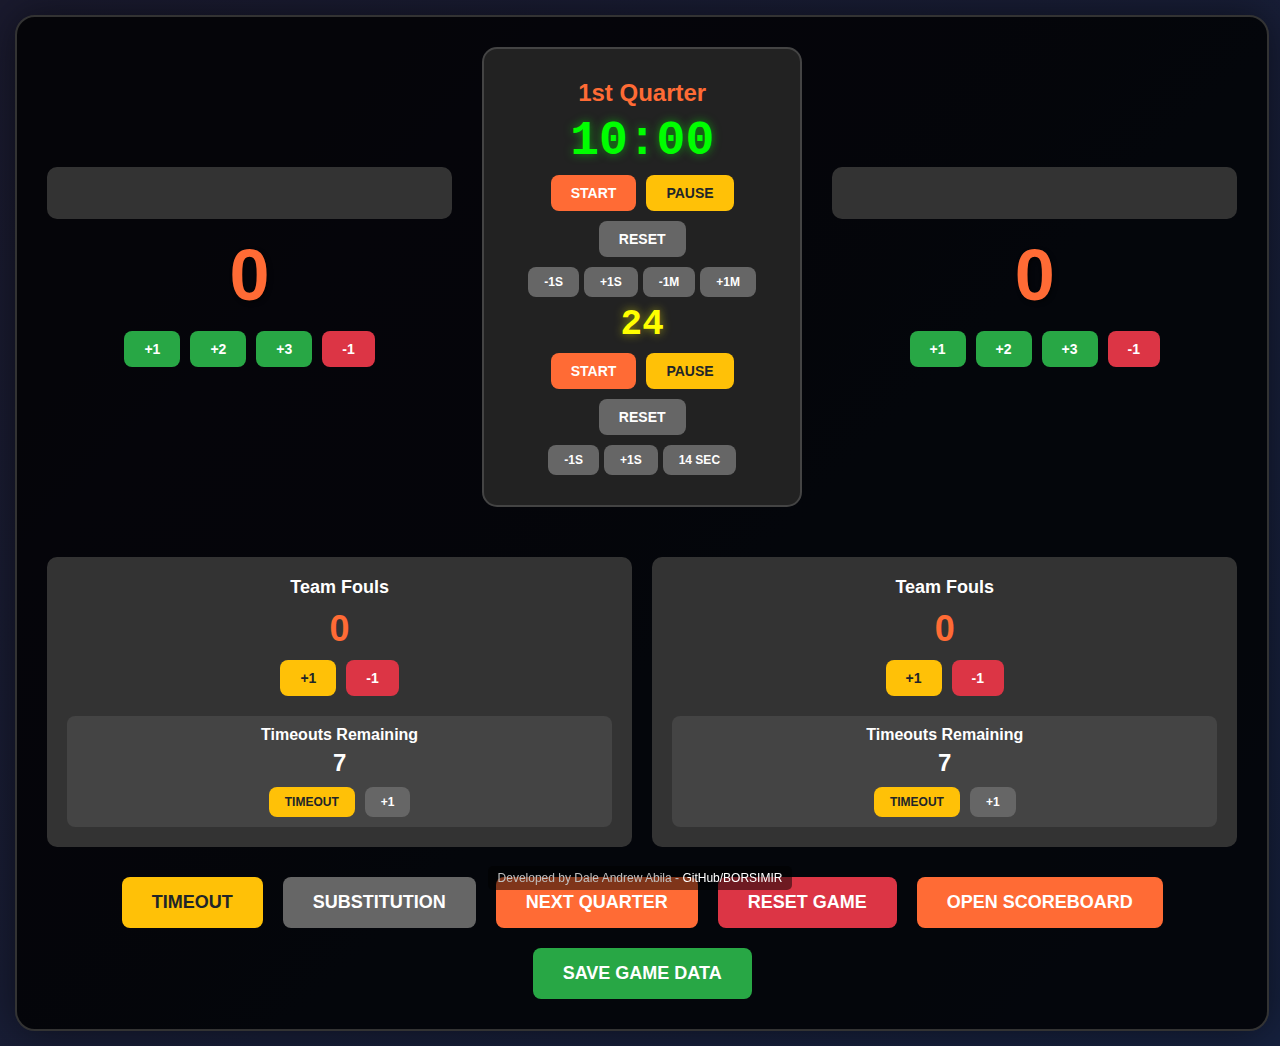
<file: index.html>
<!DOCTYPE html>
<html lang="en">
<head>
    <meta charset="UTF-8">
    <meta name="viewport" content="width=device-width, initial-scale=1.0">
    <title>Basketball Scoreboard Control Panel</title>
    <link rel="stylesheet" href="./public/style.css">
    <link rel="stylesheet" href="./public/sweetalert2.min.css">
    <script src="./public/sweetalert2.min.js"></script>
</head>
<body class="scoreboard-control-panel">
    <div class="scoreboard">
        <div class="main-display">  
            <!-- Home Team -->
            <div class="team-section">
                <div class="team-name" onclick="editTeamName('home')">
                    <input type="text" id="home-name" value="" onchange="updateTeamNames()">
                </div>
                <div class="score" id="home-score">0</div>
                <div class="score-controls">
                    <button class="btn btn-success" onclick="adjustScore('home', 1)">+1</button>
                    <button class="btn btn-success" onclick="adjustScore('home', 2)">+2</button>
                    <button class="btn btn-success" onclick="adjustScore('home', 3)">+3</button>
                    <button class="btn btn-danger" onclick="adjustScore('home', -1)">-1</button>
                </div>
            </div>

            <!-- Clock Section -->
            <div class="clock-section">
                <div class="quarter-display" id="quarter">1st Quarter</div>
                <div class="game-clock" id="game-clock">10:00</div>
                <div class="clock-controls">
                    <button class="btn btn-primary" onclick="startGameClock()">Start</button>
                    <button class="btn btn-warning" onclick="pauseGameClock()">Pause</button>
                    <button class="btn btn-secondary" onclick="resetGameClock()">Reset</button>
                </div>
                <div class="time-adjustments">
                    <button class="btn btn-small btn-secondary" onclick="adjustGameTime(-1)">-1s</button>
                    <button class="btn btn-small btn-secondary" onclick="adjustGameTime(1)">+1s</button>
                    <button class="btn btn-small btn-secondary" onclick="adjustGameTime(-60)">-1m</button>
                    <button class="btn btn-small btn-secondary" onclick="adjustGameTime(60)">+1m</button>
                </div>
                
                <div class="shot-clock" id="shot-clock">24</div>
                <div class="clock-controls">
                    <button class="btn btn-primary" onclick="startShotClock()">Start</button>
                    <button class="btn btn-warning" onclick="pauseShotClock()">Pause</button>
                    <button class="btn btn-secondary" onclick="resetShotClock()">Reset</button>
                </div>
                <div class="time-adjustments">
                    <button class="btn btn-small btn-secondary" onclick="adjustShotTime(-1)">-1s</button>
                    <button class="btn btn-small btn-secondary" onclick="adjustShotTime(1)">+1s</button>
                    <button class="btn btn-small btn-secondary" onclick="setShotClock14()">14 Sec</button>
                </div>
            </div>

            <!-- Away Team -->
            <div class="team-section">
                <div class="team-name" onclick="editTeamName('away')">
                    <input type="text" id="away-name" value="" onchange="updateTeamNames()">
                </div>
                <div class="score" id="away-score">0</div>
                <div class="score-controls">
                    <button class="btn btn-success" onclick="adjustScore('away', 1)">+1</button>
                    <button class="btn btn-success" onclick="adjustScore('away', 2)">+2</button>
                    <button class="btn btn-success" onclick="adjustScore('away', 3)">+3</button>
                    <button class="btn btn-danger" onclick="adjustScore('away', -1)">-1</button>
                </div>
            </div>
        </div>

        <!-- Fouls Section -->
        <div class="fouls-section">
            <div class="foul-counter">
                <h3 id="home-foul-label">Home Team Fouls</h3>
                <div class="foul-count" id="home-fouls">0</div>
                <div class="score-controls">
                    <button class="btn btn-warning" onclick="adjustFouls('home', 1)">+1</button>
                    <button class="btn btn-danger" onclick="adjustFouls('home', -1)">-1</button>
                </div>
                <div class="timeout-counter">
                    <h4>Timeouts Remaining</h4>
                    <div class="timeout-count" id="home-timeouts">7</div>
                    <div class="timeout-buttons">
                        <button class="btn btn-warning btn-small" onclick="adjustTimeout('home', -1)">Timeout</button>
                        <button class="btn btn-secondary btn-small" onclick="adjustTimeout('home', 1)">+1</button>
                    </div>
                </div>
            </div>
            <div class="foul-counter">
                <h3 id="away-foul-label">Away Team Fouls</h3>
                <div class="foul-count" id="away-fouls">0</div>
                <div class="score-controls">
                    <button class="btn btn-warning" onclick="adjustFouls('away', 1)">+1</button>
                    <button class="btn btn-danger" onclick="adjustFouls('away', -1)">-1</button>
                </div>
                <div class="timeout-counter">
                    <h4>Timeouts Remaining</h4>
                    <div class="timeout-count" id="away-timeouts">7</div>
                    <div class="timeout-buttons">
                        <button class="btn btn-warning btn-small" onclick="adjustTimeout('away', -1)">Timeout</button>
                        <button class="btn btn-secondary btn-small" onclick="adjustTimeout('away', 1)">+1</button>
                    </div>
                </div>
            </div>
        </div>

        <!-- Game Controls -->
        <div class="game-controls">
            <button class="btn btn-large btn-warning" onclick="timeout()">Timeout</button>
            <button class="btn btn-large btn-secondary" onclick="substitution()">Substitution</button>
            <button class="btn btn-large btn-primary" onclick="nextQuarter()">Next Quarter</button>
            <button class="btn btn-large btn-danger" onclick="resetGame()">Reset Game</button>
            <button class="btn btn-large btn-primary" onclick="openScoreboard()">Open Scoreboard</button>
            <button class="btn btn-large btn-success" onclick="saveGameData()">Save Game Data</button>
        </div>
    </div>

    <audio id="buzzerSound" src="./public/basketball_buzzer_improved.mp3" preload="auto"></audio>
    <audio id="substitutionSound" src="./public/basketball_substitution_buzzer.mp3" preload="auto"></audio>

    <script src="./public/script.js"></script>
    <script>
        // Display updates for control panel
        function updateDisplay() {
            document.getElementById('home-score').textContent = gameState.homeScore;
            document.getElementById('away-score').textContent = gameState.awayScore;
            document.getElementById('home-fouls').textContent = gameState.homeFouls;
            document.getElementById('away-fouls').textContent = gameState.awayFouls;
            document.getElementById('home-timeouts').textContent = gameState.homeTimeouts;
            document.getElementById('away-timeouts').textContent = gameState.awayTimeouts;
            
            // Update quarter display
            const quarters = ['1st', '2nd', '3rd', '4th'];
            document.getElementById('quarter').textContent = `${quarters[gameState.quarter - 1]} Quarter`;
            
            // Update clock colors based on time
            const gameClock = document.getElementById('game-clock');
            const shotClock = document.getElementById('shot-clock');
            
            // Game clock display with milliseconds for last 10 seconds
            const showGameMilliseconds = gameState.gameTime <= 10;
            gameClock.textContent = formatTime(gameState.gameTime, showGameMilliseconds);
            
            // Shot clock display with milliseconds for last 5 seconds
            const showShotMilliseconds = gameState.shotTime <= 5;
            shotClock.textContent = formatShotClock(gameState.shotTime, showShotMilliseconds);
            
            // Game clock warnings
            if (gameState.gameTime <= 60) {
                gameClock.className = 'game-clock danger';
            } else if (gameState.gameTime <= 120) {
                gameClock.className = 'game-clock warning';
            } else {
                gameClock.className = 'game-clock';
            }
            
            // Shot clock warnings
            if (gameState.shotTime <= 5) {
                shotClock.className = 'shot-clock danger';
            } else if (gameState.shotTime <= 10) {
                shotClock.className = 'shot-clock warning';
            } else {
                shotClock.className = 'shot-clock';
            }
            
            // Update team names in foul counters
            document.getElementById('home-foul-label').textContent = `${gameState.homeName} Team Fouls`;
            document.getElementById('away-foul-label').textContent = `${gameState.awayName} Team Fouls`;
        }

        // Open scoreboard in new window
        function openScoreboard() {
            window.open('./public/scoreboard.html', 'scoreboard', 'width=1200,height=800,menubar=no,toolbar=no');
        }

        // Initialize
        updateDisplay();
    </script>
</body>
</html>
</file>
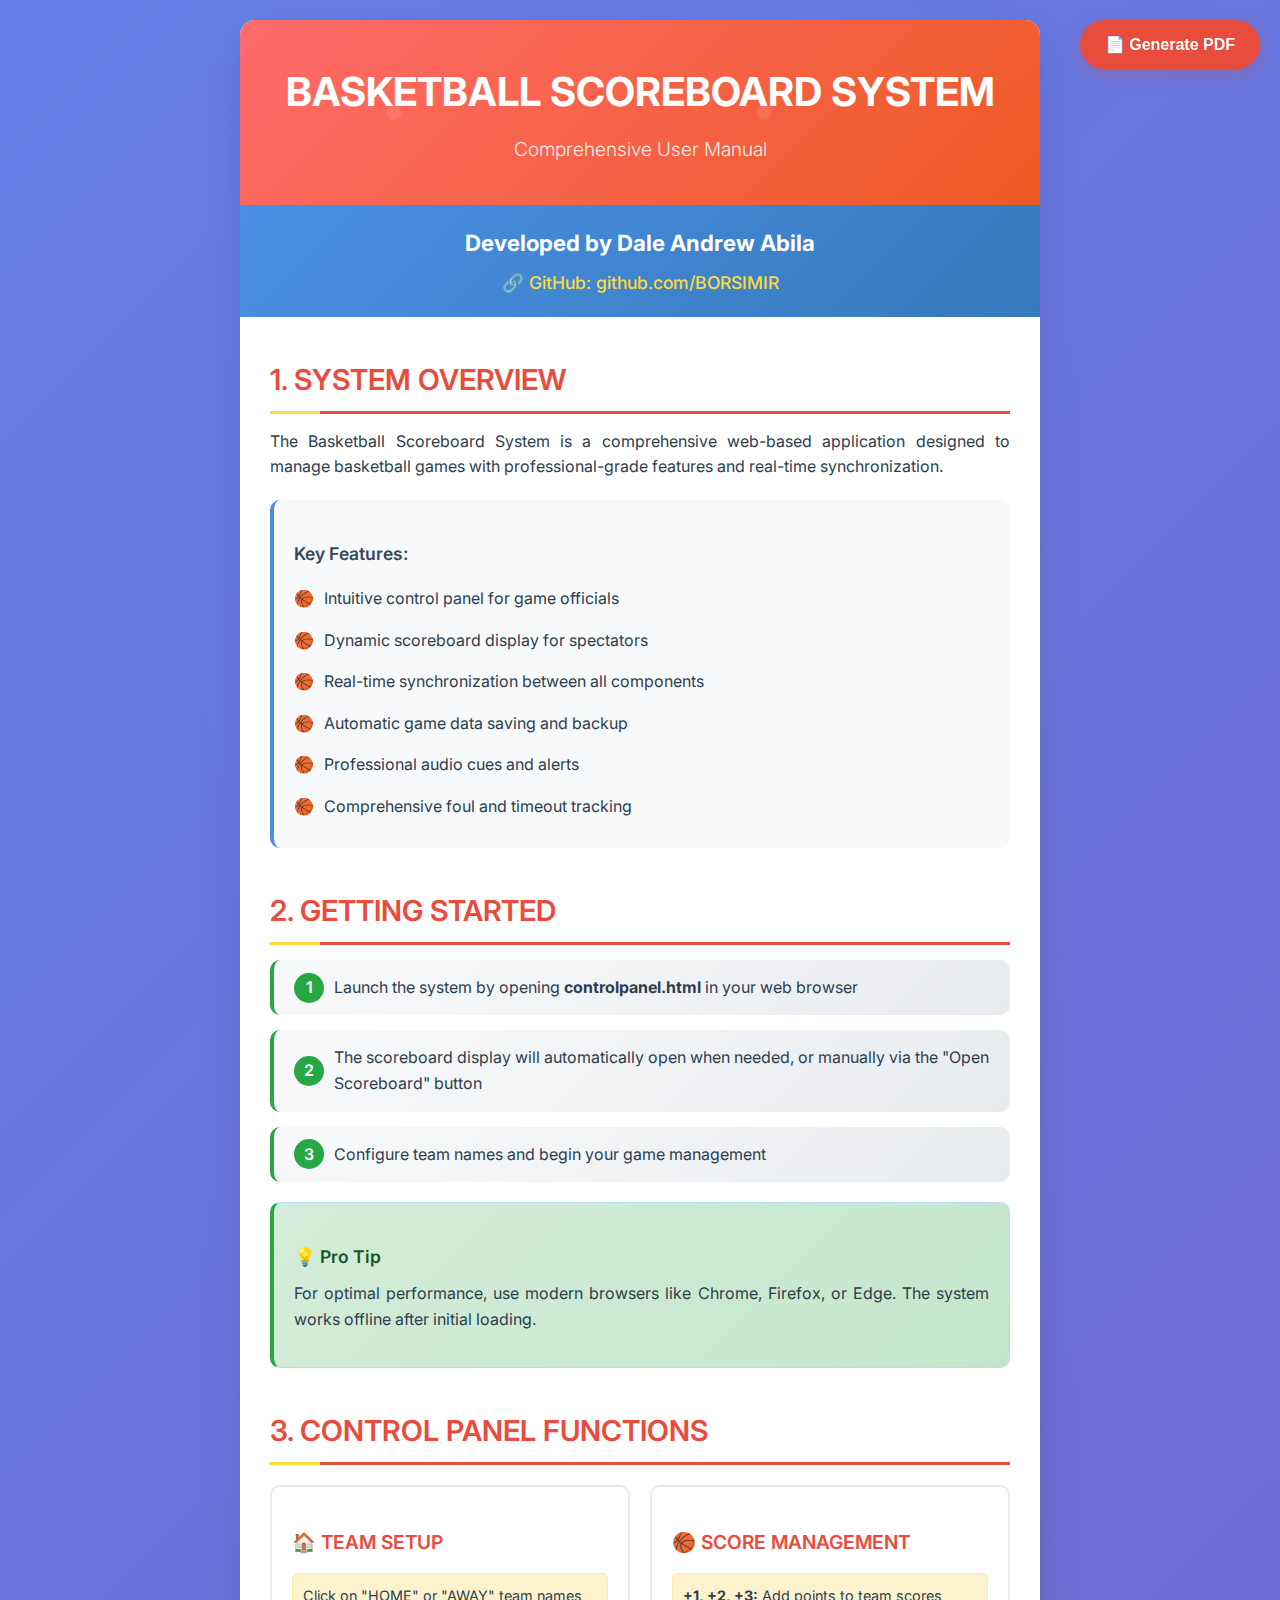
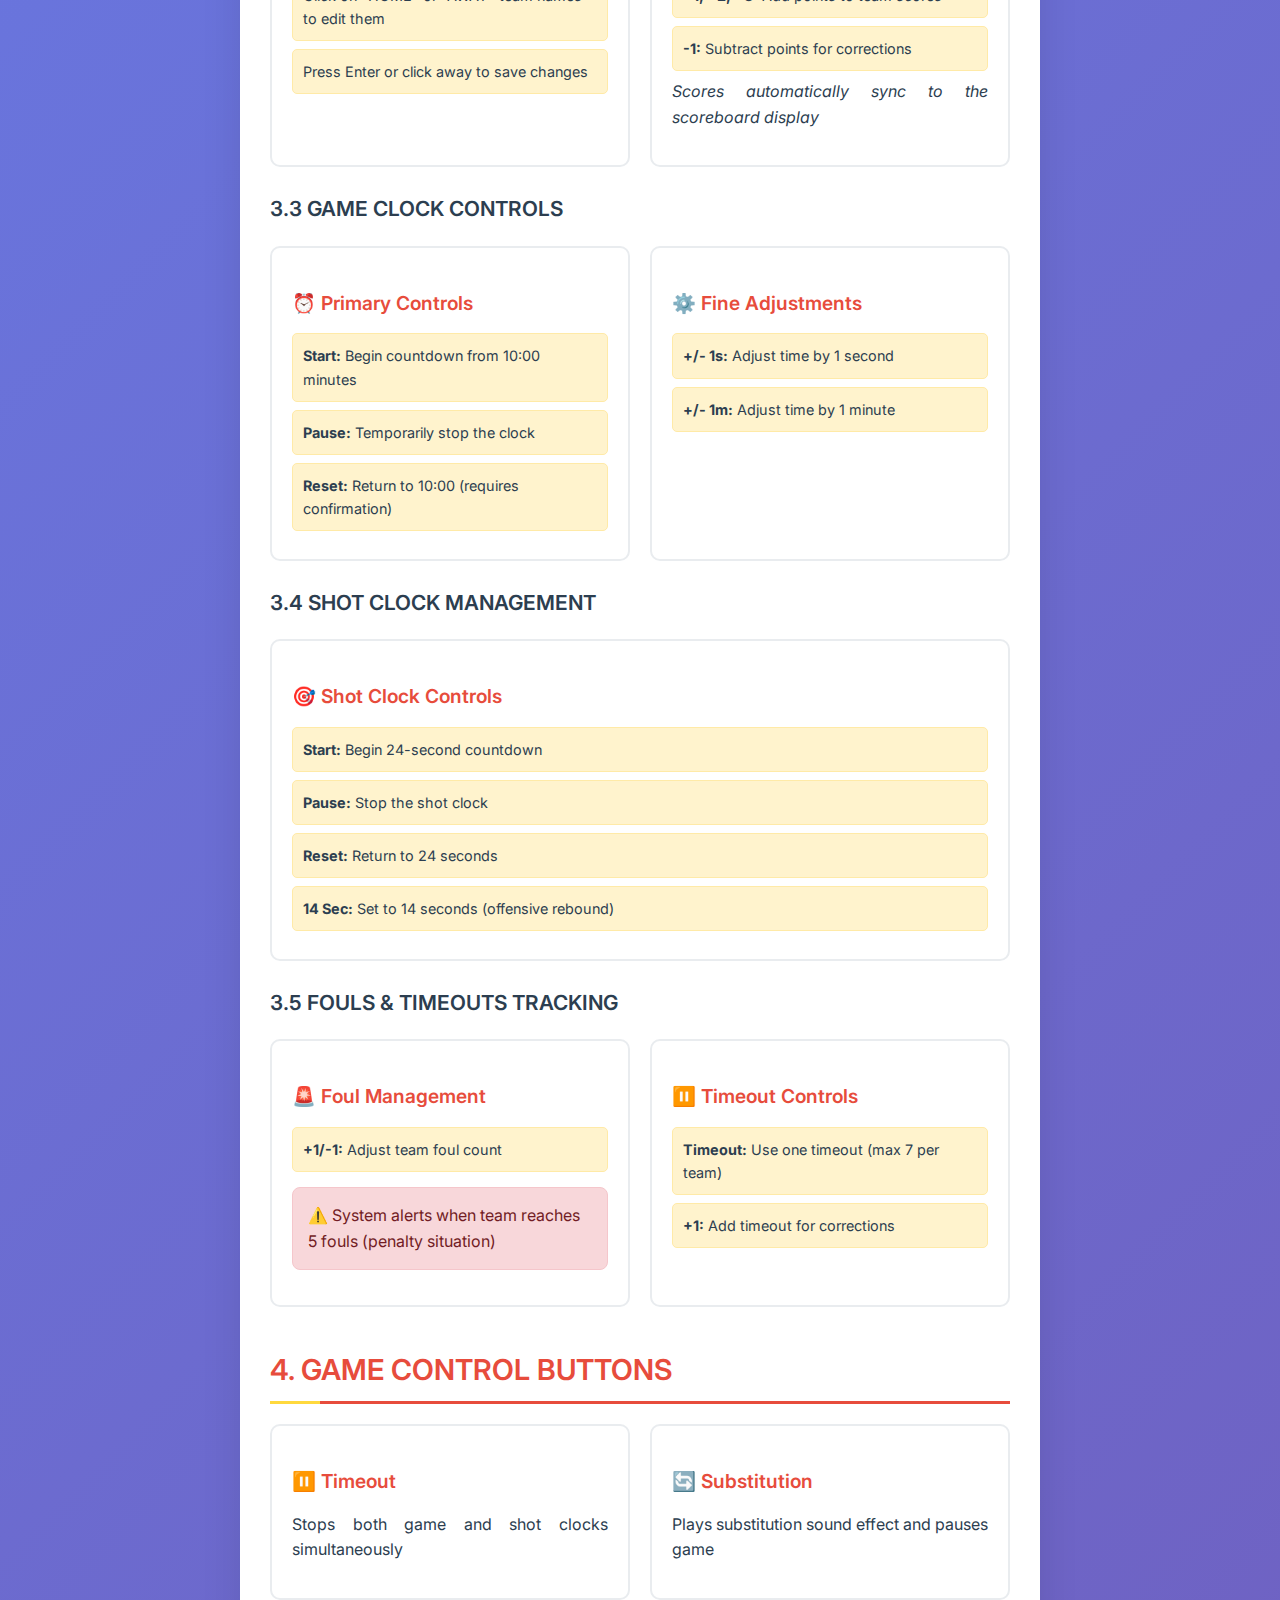
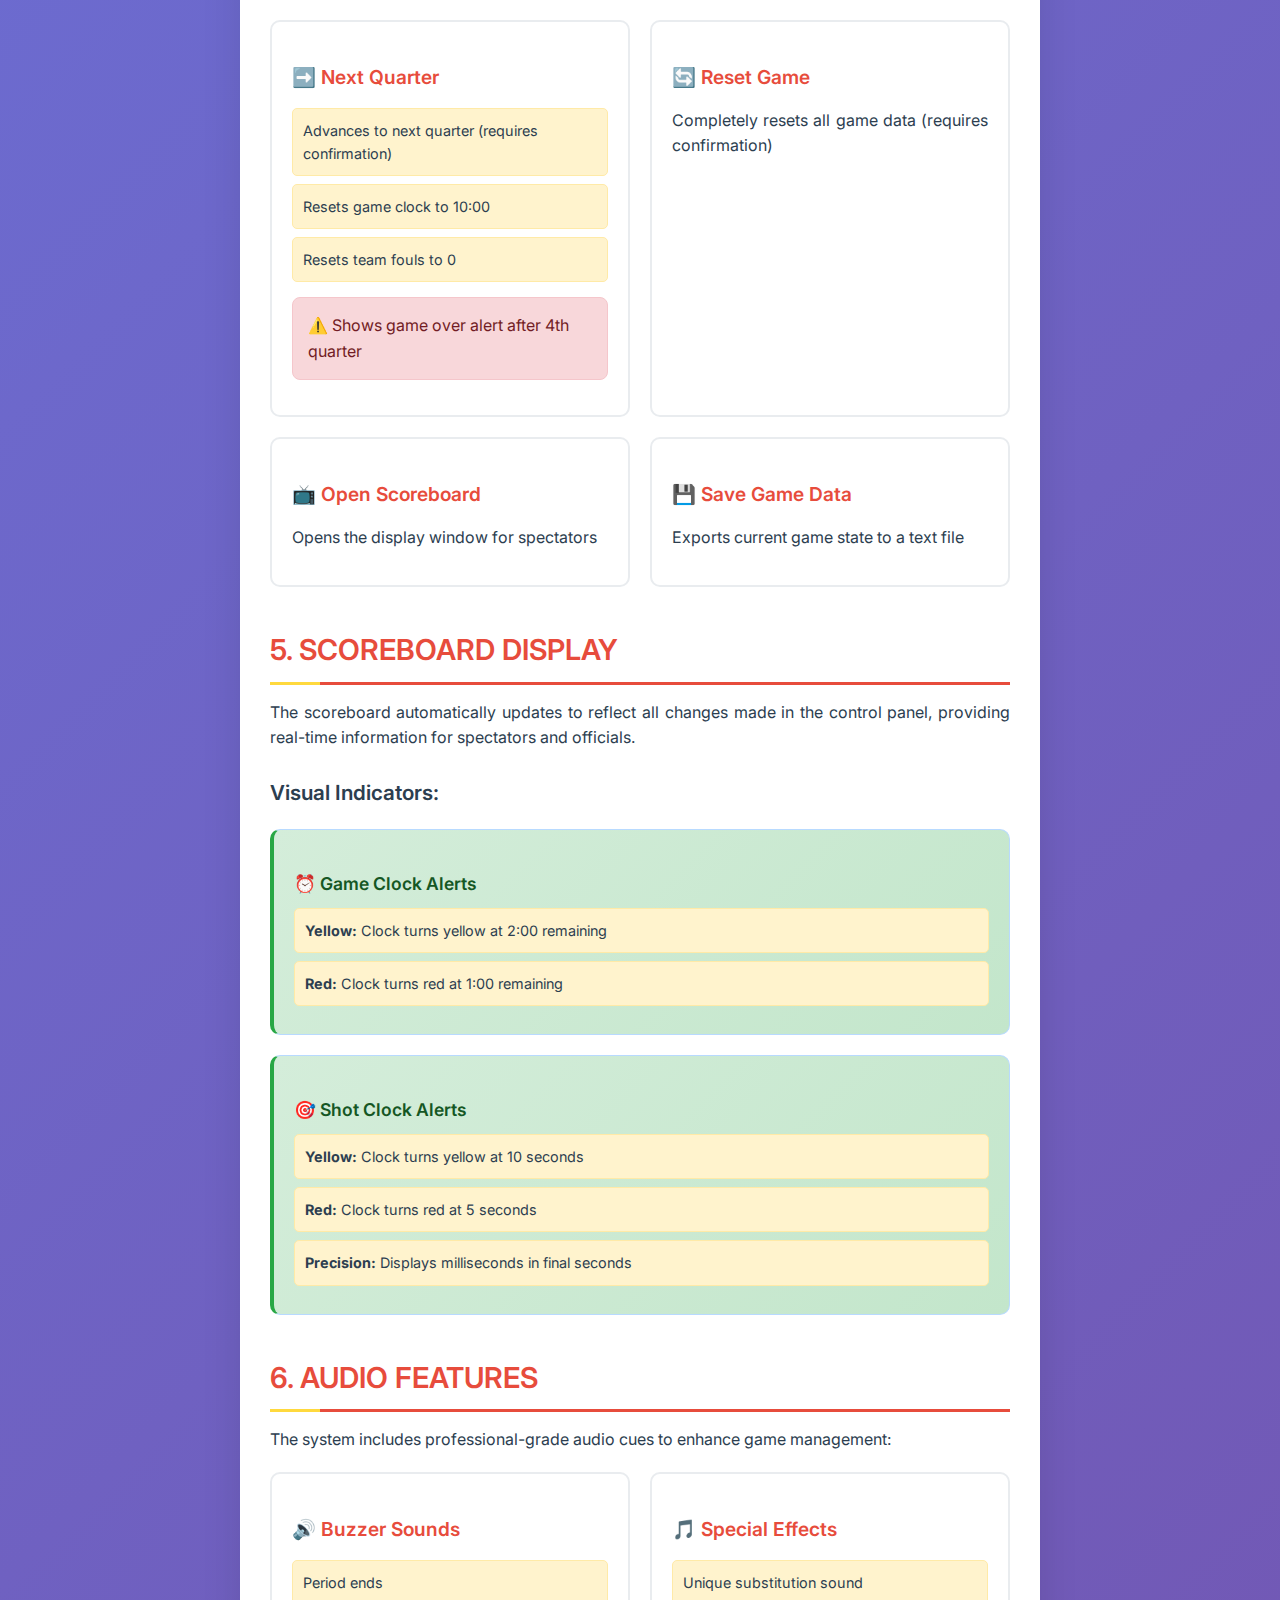
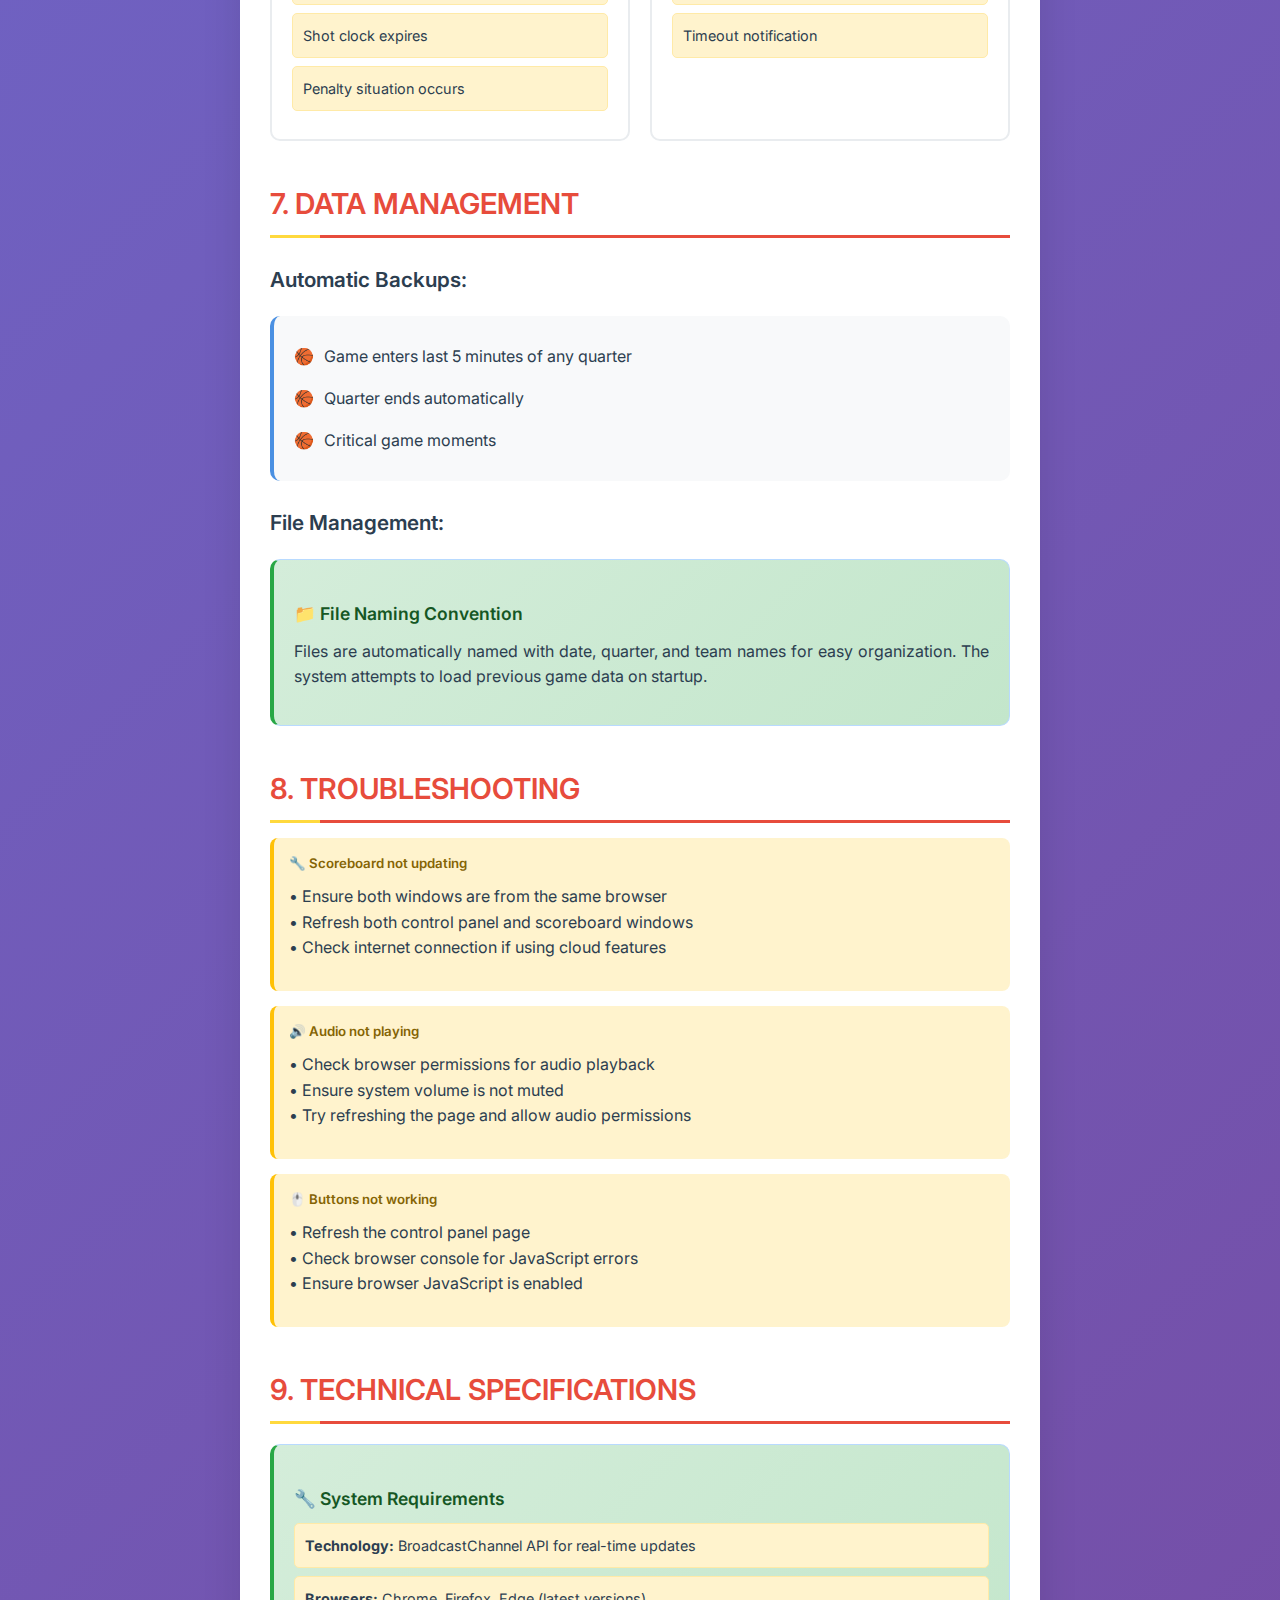
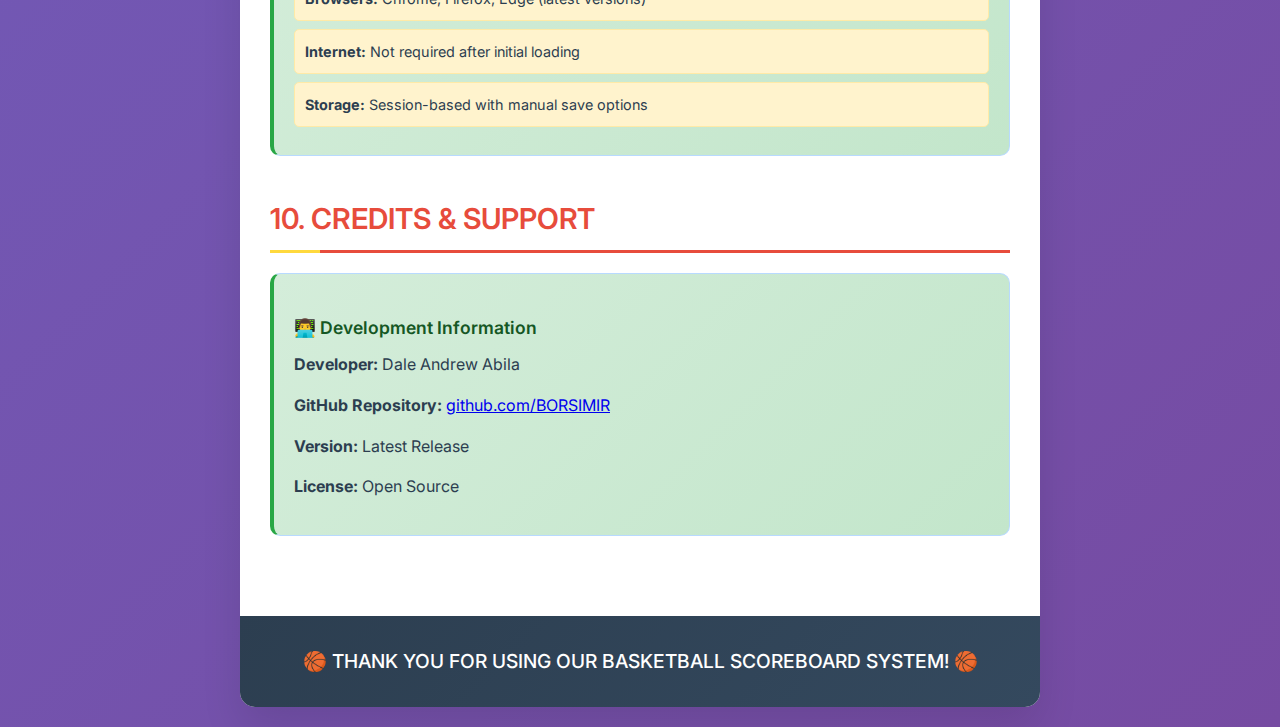
<file: usermanual.html>
<!DOCTYPE html>
<html lang="en">
<head>
    <meta charset="UTF-8">
    <meta name="viewport" content="width=device-width, initial-scale=1.0">
    <title>Basketball Scoreboard System - User Manual</title>
    <style>
        @import url('https://fonts.googleapis.com/css2?family=Inter:wght@300;400;500;600;700&display=swap');
        
        * {
            margin: 0;
            padding: 0;
            box-sizing: border-box;
        }
        
        body {
            font-family: 'Inter', Arial, sans-serif;
            line-height: 1.6;
            color: #2c3e50;
            background: linear-gradient(135deg, #667eea 0%, #764ba2 100%);
            min-height: 100vh;
            padding: 20px;
        }
        
        .container {
            max-width: 800px;
            margin: 0 auto;
            background: white;
            border-radius: 15px;
            box-shadow: 0 20px 40px rgba(0,0,0,0.1);
            overflow: hidden;
        }
        
        .header {
            background: linear-gradient(135deg, #ff6b6b, #ee5a24);
            color: white;
            padding: 40px 30px;
            text-align: center;
            position: relative;
            overflow: hidden;
        }
        
        .header::before {
            content: '';
            position: absolute;
            top: -50%;
            left: -50%;
            width: 200%;
            height: 200%;
            background: url('data:image/svg+xml,<svg xmlns="http://www.w3.org/2000/svg" viewBox="0 0 100 100"><circle cx="50" cy="50" r="2" fill="rgba(255,255,255,0.1)"/></svg>') repeat;
            animation: float 20s infinite linear;
        }
        
        @keyframes float {
            0% { transform: translateX(0) translateY(0); }
            100% { transform: translateX(-10px) translateY(-10px); }
        }
        
        .header h1 {
            font-size: 2.5em;
            font-weight: 700;
            margin-bottom: 10px;
            position: relative;
            z-index: 1;
        }
        
        .header .subtitle {
            font-size: 1.2em;
            font-weight: 300;
            opacity: 0.9;
            position: relative;
            z-index: 1;
        }
        
        .developer-info {
            background: linear-gradient(135deg, #4a90e2, #357abd);
            padding: 20px 30px;
            color: white;
            text-align: center;
        }
        
        .developer-info h2 {
            font-size: 1.4em;
            margin-bottom: 8px;
        }
        
        .github-link {
            color: #ffd93d;
            text-decoration: none;
            font-weight: 500;
            font-size: 1.1em;
        }
        
        .content {
            padding: 40px 30px;
        }
        
        .section {
            margin-bottom: 40px;
            page-break-inside: avoid;
        }
        
        .section h2 {
            color: #e74c3c;
            font-size: 1.8em;
            font-weight: 600;
            margin-bottom: 15px;
            padding-bottom: 8px;
            border-bottom: 3px solid #e74c3c;
            position: relative;
        }
        
        .section h2::after {
            content: '';
            position: absolute;
            bottom: -3px;
            left: 0;
            width: 50px;
            height: 3px;
            background: #ffd93d;
        }
        
        .section h3 {
            color: #2c3e50;
            font-size: 1.3em;
            font-weight: 600;
            margin: 25px 0 12px 0;
        }
        
        .section h4 {
            color: #34495e;
            font-size: 1.1em;
            font-weight: 600;
            margin: 20px 0 10px 0;
        }
        
        .section p {
            margin-bottom: 15px;
            font-size: 1em;
            text-align: justify;
        }
        
        .feature-list {
            background: #f8f9fa;
            border-radius: 10px;
            padding: 20px;
            margin: 20px 0;
            border-left: 4px solid #4a90e2;
        }
        
        .feature-list ul {
            list-style: none;
            padding: 0;
        }
        
        .feature-list li {
            padding: 8px 0;
            position: relative;
            padding-left: 30px;
        }
        
        .feature-list li::before {
            content: '🏀';
            position: absolute;
            left: 0;
            top: 8px;
        }
        
        .steps {
            counter-reset: step-counter;
        }
        
        .steps ol {
            list-style: none;
            padding: 0;
        }
        
        .steps li {
            counter-increment: step-counter;
            margin-bottom: 15px;
            padding: 15px 20px 15px 60px;
            background: linear-gradient(135deg, #f8f9fa, #e9ecef);
            border-radius: 10px;
            position: relative;
            border-left: 4px solid #28a745;
        }
        
        .steps li::before {
            content: counter(step-counter);
            position: absolute;
            left: 20px;
            top: 50%;
            transform: translateY(-50%);
            background: #28a745;
            color: white;
            width: 30px;
            height: 30px;
            border-radius: 50%;
            display: flex;
            align-items: center;
            justify-content: center;
            font-weight: 600;
        }
        
        .control-grid {
            display: grid;
            grid-template-columns: repeat(auto-fit, minmax(300px, 1fr));
            gap: 20px;
            margin: 20px 0;
        }
        
        .control-item {
            background: white;
            border: 2px solid #e9ecef;
            border-radius: 10px;
            padding: 20px;
            transition: all 0.3s ease;
        }
        
        .control-item:hover {
            border-color: #4a90e2;
            transform: translateY(-2px);
            box-shadow: 0 5px 15px rgba(0,0,0,0.1);
        }
        
        .control-item h4 {
            color: #e74c3c;
            margin-bottom: 15px;
            font-size: 1.2em;
        }
        
        .button-desc {
            background: #fff3cd;
            border: 1px solid #ffeaa7;
            border-radius: 5px;
            padding: 10px;
            margin: 8px 0;
            font-size: 0.9em;
        }
        
        .warning {
            background: #f8d7da;
            border: 1px solid #f5c6cb;
            border-radius: 8px;
            padding: 15px;
            margin: 15px 0;
            color: #721c24;
        }
        
        .warning::before {
            content: '⚠️ ';
            font-weight: bold;
        }
        
        .info-box {
            background: linear-gradient(135deg, #d4edda, #c3e6cb);
            border: 1px solid #b8daff;
            border-radius: 10px;
            padding: 20px;
            margin: 20px 0;
            border-left: 4px solid #28a745;
        }
        
        .info-box h4 {
            color: #155724;
            margin-bottom: 10px;
        }
        
        .troubleshoot-item {
            background: #fff3cd;
            border-radius: 8px;
            padding: 15px;
            margin: 15px 0;
            border-left: 4px solid #ffc107;
        }
        
        .troubleshoot-item h5 {
            color: #856404;
            margin-bottom: 10px;
            font-weight: 600;
        }
        
        .footer {
            background: linear-gradient(135deg, #2c3e50, #34495e);
            color: white;
            text-align: center;
            padding: 30px;
            font-size: 1.2em;
            font-weight: 500;
        }
        
        .print-button {
            position: fixed;
            top: 20px;
            right: 20px;
            background: #e74c3c;
            color: white;
            border: none;
            padding: 15px 25px;
            border-radius: 50px;
            font-size: 1em;
            font-weight: 600;
            cursor: pointer;
            box-shadow: 0 5px 15px rgba(231, 76, 60, 0.3);
            transition: all 0.3s ease;
            z-index: 1000;
        }
        
        .print-button:hover {
            background: #c0392b;
            transform: translateY(-2px);
            box-shadow: 0 8px 25px rgba(231, 76, 60, 0.4);
        }
        
        @media print {
            body {
                background: white;
                padding: 0;
            }
            .container {
                box-shadow: none;
                border-radius: 0;
            }
            .print-button {
                display: none;
            }
            .section {
                page-break-inside: avoid;
            }
        }
        
        @media (max-width: 768px) {
            .container {
                margin: 10px;
                border-radius: 10px;
            }
            .header {
                padding: 30px 20px;
            }
            .content {
                padding: 30px 20px;
            }
            .header h1 {
                font-size: 2em;
            }
        }
    </style>
</head>
<body>
    <button class="print-button" onclick="window.print()">📄 Generate PDF</button>
    
    <div class="container">
        <div class="header">
            <h1>BASKETBALL SCOREBOARD SYSTEM</h1>
            <div class="subtitle">Comprehensive User Manual</div>
        </div>
        
        <div class="developer-info">
            <h2>Developed by Dale Andrew Abila</h2>
            <a href="https://github.com/BORSIMIR" class="github-link">🔗 GitHub: github.com/BORSIMIR</a>
        </div>
        
        <div class="content">
            <div class="section">
                <h2>1. SYSTEM OVERVIEW</h2>
                <p>The Basketball Scoreboard System is a comprehensive web-based application designed to manage basketball games with professional-grade features and real-time synchronization.</p>
                
                <div class="feature-list">
                    <h4>Key Features:</h4>
                    <ul>
                        <li>Intuitive control panel for game officials</li>
                        <li>Dynamic scoreboard display for spectators</li>
                        <li>Real-time synchronization between all components</li>
                        <li>Automatic game data saving and backup</li>
                        <li>Professional audio cues and alerts</li>
                        <li>Comprehensive foul and timeout tracking</li>
                    </ul>
                </div>
            </div>
            
            <div class="section">
                <h2>2. GETTING STARTED</h2>
                <div class="steps">
                    <ol>
                        <li>Launch the system by opening <strong>controlpanel.html</strong> in your web browser</li>
                        <li>The scoreboard display will automatically open when needed, or manually via the "Open Scoreboard" button</li>
                        <li>Configure team names and begin your game management</li>
                    </ol>
                </div>
                
                <div class="info-box">
                    <h4>💡 Pro Tip</h4>
                    <p>For optimal performance, use modern browsers like Chrome, Firefox, or Edge. The system works offline after initial loading.</p>
                </div>
            </div>
            
            <div class="section">
                <h2>3. CONTROL PANEL FUNCTIONS</h2>
                
                <div class="control-grid">
                    <div class="control-item">
                        <h4>🏠 TEAM SETUP</h4>
                        <div class="button-desc">Click on "HOME" or "AWAY" team names to edit them</div>
                        <div class="button-desc">Press Enter or click away to save changes</div>
                    </div>
                    
                    <div class="control-item">
                        <h4>🏀 SCORE MANAGEMENT</h4>
                        <div class="button-desc"><strong>+1, +2, +3:</strong> Add points to team scores</div>
                        <div class="button-desc"><strong>-1:</strong> Subtract points for corrections</div>
                        <p><em>Scores automatically sync to the scoreboard display</em></p>
                    </div>
                </div>
                
                <h3>3.3 GAME CLOCK CONTROLS</h3>
                <div class="control-grid">
                    <div class="control-item">
                        <h4>⏰ Primary Controls</h4>
                        <div class="button-desc"><strong>Start:</strong> Begin countdown from 10:00 minutes</div>
                        <div class="button-desc"><strong>Pause:</strong> Temporarily stop the clock</div>
                        <div class="button-desc"><strong>Reset:</strong> Return to 10:00 (requires confirmation)</div>
                    </div>
                    
                    <div class="control-item">
                        <h4>⚙️ Fine Adjustments</h4>
                        <div class="button-desc"><strong>+/- 1s:</strong> Adjust time by 1 second</div>
                        <div class="button-desc"><strong>+/- 1m:</strong> Adjust time by 1 minute</div>
                    </div>
                </div>
                
                <h3>3.4 SHOT CLOCK MANAGEMENT</h3>
                <div class="control-grid">
                    <div class="control-item">
                        <h4>🎯 Shot Clock Controls</h4>
                        <div class="button-desc"><strong>Start:</strong> Begin 24-second countdown</div>
                        <div class="button-desc"><strong>Pause:</strong> Stop the shot clock</div>
                        <div class="button-desc"><strong>Reset:</strong> Return to 24 seconds</div>
                        <div class="button-desc"><strong>14 Sec:</strong> Set to 14 seconds (offensive rebound)</div>
                    </div>
                </div>
                
                <h3>3.5 FOULS & TIMEOUTS TRACKING</h3>
                <div class="control-grid">
                    <div class="control-item">
                        <h4>🚨 Foul Management</h4>
                        <div class="button-desc"><strong>+1/-1:</strong> Adjust team foul count</div>
                        <div class="warning">System alerts when team reaches 5 fouls (penalty situation)</div>
                    </div>
                    
                    <div class="control-item">
                        <h4>⏸️ Timeout Controls</h4>
                        <div class="button-desc"><strong>Timeout:</strong> Use one timeout (max 7 per team)</div>
                        <div class="button-desc"><strong>+1:</strong> Add timeout for corrections</div>
                    </div>
                </div>
            </div>
            
            <div class="section">
                <h2>4. GAME CONTROL BUTTONS</h2>
                
                <div class="control-grid">
                    <div class="control-item">
                        <h4>⏸️ Timeout</h4>
                        <p>Stops both game and shot clocks simultaneously</p>
                    </div>
                    
                    <div class="control-item">
                        <h4>🔄 Substitution</h4>
                        <p>Plays substitution sound effect and pauses game</p>
                    </div>
                    
                    <div class="control-item">
                        <h4>➡️ Next Quarter</h4>
                        <div class="button-desc">Advances to next quarter (requires confirmation)</div>
                        <div class="button-desc">Resets game clock to 10:00</div>
                        <div class="button-desc">Resets team fouls to 0</div>
                        <div class="warning">Shows game over alert after 4th quarter</div>
                    </div>
                    
                    <div class="control-item">
                        <h4>🔄 Reset Game</h4>
                        <p>Completely resets all game data (requires confirmation)</p>
                    </div>
                    
                    <div class="control-item">
                        <h4>📺 Open Scoreboard</h4>
                        <p>Opens the display window for spectators</p>
                    </div>
                    
                    <div class="control-item">
                        <h4>💾 Save Game Data</h4>
                        <p>Exports current game state to a text file</p>
                    </div>
                </div>
            </div>
            
            <div class="section">
                <h2>5. SCOREBOARD DISPLAY</h2>
                <p>The scoreboard automatically updates to reflect all changes made in the control panel, providing real-time information for spectators and officials.</p>
                
                <h3>Visual Indicators:</h3>
                <div class="info-box">
                    <h4>⏰ Game Clock Alerts</h4>
                    <div class="button-desc"><strong>Yellow:</strong> Clock turns yellow at 2:00 remaining</div>
                    <div class="button-desc"><strong>Red:</strong> Clock turns red at 1:00 remaining</div>
                </div>
                
                <div class="info-box">
                    <h4>🎯 Shot Clock Alerts</h4>
                    <div class="button-desc"><strong>Yellow:</strong> Clock turns yellow at 10 seconds</div>
                    <div class="button-desc"><strong>Red:</strong> Clock turns red at 5 seconds</div>
                    <div class="button-desc"><strong>Precision:</strong> Displays milliseconds in final seconds</div>
                </div>
            </div>
            
            <div class="section">
                <h2>6. AUDIO FEATURES</h2>
                <p>The system includes professional-grade audio cues to enhance game management:</p>
                
                <div class="control-grid">
                    <div class="control-item">
                        <h4>🔊 Buzzer Sounds</h4>
                        <div class="button-desc">Period ends</div>
                        <div class="button-desc">Shot clock expires</div>
                        <div class="button-desc">Penalty situation occurs</div>
                    </div>
                    
                    <div class="control-item">
                        <h4>🎵 Special Effects</h4>
                        <div class="button-desc">Unique substitution sound</div>
                        <div class="button-desc">Timeout notification</div>
                    </div>
                </div>
            </div>
            
            <div class="section">
                <h2>7. DATA MANAGEMENT</h2>
                
                <h3>Automatic Backups:</h3>
                <div class="feature-list">
                    <ul>
                        <li>Game enters last 5 minutes of any quarter</li>
                        <li>Quarter ends automatically</li>
                        <li>Critical game moments</li>
                    </ul>
                </div>
                
                <h3>File Management:</h3>
                <div class="info-box">
                    <h4>📁 File Naming Convention</h4>
                    <p>Files are automatically named with date, quarter, and team names for easy organization. The system attempts to load previous game data on startup.</p>
                </div>
            </div>
            
            <div class="section">
                <h2>8. TROUBLESHOOTING</h2>
                
                <div class="troubleshoot-item">
                    <h5>🔧 Scoreboard not updating</h5>
                    <p>• Ensure both windows are from the same browser<br>
                    • Refresh both control panel and scoreboard windows<br>
                    • Check internet connection if using cloud features</p>
                </div>
                
                <div class="troubleshoot-item">
                    <h5>🔊 Audio not playing</h5>
                    <p>• Check browser permissions for audio playback<br>
                    • Ensure system volume is not muted<br>
                    • Try refreshing the page and allow audio permissions</p>
                </div>
                
                <div class="troubleshoot-item">
                    <h5>🖱️ Buttons not working</h5>
                    <p>• Refresh the control panel page<br>
                    • Check browser console for JavaScript errors<br>
                    • Ensure browser JavaScript is enabled</p>
                </div>
            </div>
            
            <div class="section">
                <h2>9. TECHNICAL SPECIFICATIONS</h2>
                
                <div class="info-box">
                    <h4>🔧 System Requirements</h4>
                    <div class="button-desc"><strong>Technology:</strong> BroadcastChannel API for real-time updates</div>
                    <div class="button-desc"><strong>Browsers:</strong> Chrome, Firefox, Edge (latest versions)</div>
                    <div class="button-desc"><strong>Internet:</strong> Not required after initial loading</div>
                    <div class="button-desc"><strong>Storage:</strong> Session-based with manual save options</div>
                </div>
            </div>
            
            <div class="section">
                <h2>10. CREDITS & SUPPORT</h2>
                <div class="info-box">
                    <h4>👨‍💻 Development Information</h4>
                    <p><strong>Developer:</strong> Dale Andrew Abila</p>
                    <p><strong>GitHub Repository:</strong> <a href="https://github.com/BORSIMIR" target="_blank">github.com/BORSIMIR</a></p>
                    <p><strong>Version:</strong> Latest Release</p>
                    <p><strong>License:</strong> Open Source</p>
                </div>
            </div>
        </div>
        
        <div class="footer">
            🏀 THANK YOU FOR USING OUR BASKETBALL SCOREBOARD SYSTEM! 🏀
        </div>
    </div>
</body>
</html>
</file>
<file: public/style.css>
* {
    margin: 0;
    padding: 0;
    box-sizing: border-box;
}

body {
    font-family: 'Arial', sans-serif;
    background: linear-gradient(135deg, #1a1a2e, #16213e);
    color: #ffffff;
    min-height: 100vh;
    display: flex;
    flex-direction: column;
    align-items: center;
    justify-content: center;
    padding: 10px;
    overflow-x: hidden;
}

.logo-container {
    margin-bottom: 20px;
    width: 100%;
    display: flex;
    justify-content: center;
}

.logo {
    width: min(230px, 90vw);
    height: 60px;
    background: linear-gradient(45deg, #3f35ff, #f71e1e);
    border-radius: 10px;
    display: flex;
    align-items: center;
    justify-content: center;
    font-size: clamp(16px, 4vw, 24px);
    font-weight: bold;
    color: white;
    text-shadow: 2px 2px 4px rgba(0,0,0,0.5);
}

.scoreboard {
    background: rgba(0, 0, 0, 0.8);
    border-radius: min(20px, 3vw);
    padding: min(30px, 4vw);
    box-shadow: 0 0 40px rgba(0, 0, 0, 0.5);
    border: 2px solid #333;
    width: min(95vw, 1200px);
    max-width: 1200px;
    min-height: fit-content;
    margin: 0 auto;
}

/* Responsive main display */
.main-display {
    display: grid;
    grid-template-columns: 1fr min(300px, 35vw) 1fr;
    gap: min(30px, 3vw);
    margin-bottom: min(30px, 4vw);
    align-items: center;
}

.team-section {
    text-align: center;
    min-width: 0; /* Prevents overflow */
}

.team-name {
    font-size: clamp(16px, 3vw, 24px);
    font-weight: bold;
    margin-bottom: 10px;
    padding: min(10px, 2vw);
    background: #333;
    border-radius: 10px;
    cursor: pointer;
    transition: background 0.3s;
    border: 2px solid transparent;
    word-wrap: break-word;
    overflow-wrap: break-word;
}

.team-name:hover {
    background: #444;
    border-color: #ff6b35;
}

.team-name input {
    background: transparent;
    border: none;
    color: white;
    font-size: inherit;
    font-weight: bold;
    text-align: center;
    width: 100%;
    outline: none;
    min-width: 0;
}

.score {
    font-size: clamp(36px, 8vw, 72px);
    font-weight: bold;
    color: #ff6b35;
    text-shadow: 2px 2px 4px rgba(0,0,0,0.5);
    margin: min(20px, 3vw) 0;
    line-height: 1;
}

.score-controls {
    display: flex;
    justify-content: center;
    gap: min(10px, 2vw);
    margin-bottom: min(20px, 3vw);
    flex-wrap: wrap;
}

.clock-section {
    text-align: center;
    background: #222;
    padding: min(20px, 3vw);
    border-radius: 15px;
    border: 2px solid #444;
    min-width: 0;
}

.game-clock {
    font-size: clamp(24px, 5vw, 48px);
    font-weight: bold;
    color: #00ff00;
    margin: 10px 0;
    font-family: 'Courier New', monospace;
    text-shadow: 0 0 10px rgba(0,255,0,0.5);
    line-height: 1;
}

.shot-clock {
    font-size: clamp(18px, 4vw, 36px);
    font-weight: bold;
    color: #ffff00;
    margin: 10px 0;
    font-family: 'Courier New', monospace;
    text-shadow: 0 0 10px rgba(255,255,0,0.5);
    line-height: 1;
}

.quarter-display {
    font-size: clamp(16px, 3vw, 24px);
    font-weight: bold;
    color: #ff6b35;
    margin: 10px 0;
}

.clock-controls {
    display: flex;
    justify-content: center;
    gap: min(10px, 2vw);
    margin: 10px 0;
    flex-wrap: wrap;
}

.btn {
    padding: min(10px, 1.5vw) min(20px, 3vw);
    border: none;
    border-radius: 8px;
    font-size: clamp(12px, 2vw, 14px);
    font-weight: bold;
    cursor: pointer;
    transition: all 0.3s;
    text-transform: uppercase;
    white-space: nowrap;
}

.btn:hover {
    transform: translateY(-2px);
    box-shadow: 0 4px 8px rgba(0,0,0,0.3);
}

.btn-primary {
    background: #ff6b35;
    color: white;
}

.btn-primary:hover {
    background: #e55a2b;
}

.btn-secondary {
    background: #666;
    color: white;
}

.btn-secondary:hover {
    background: #555;
}

.btn-success {
    background: #28a745;
    color: white;
}

.btn-success:hover {
    background: #218838;
}

.btn-warning {
    background: #ffc107;
    color: #212529;
}

.btn-warning:hover {
    background: #e0a800;
}

.btn-danger {
    background: #dc3545;
    color: white;
}

.btn-danger:hover {
    background: #c82333;
}

.btn-large {
    padding: min(15px, 2vw) min(30px, 4vw);
    font-size: clamp(14px, 2.5vw, 18px);
}

.btn-small {
    padding: min(8px, 1vw) min(16px, 2.5vw);
    font-size: clamp(10px, 1.8vw, 12px);
}

.time-adjustments {
    display: flex;
    justify-content: center;
    gap: min(5px, 1vw);
    margin: 10px 0;
    flex-wrap: wrap;
}

/* Responsive fouls section */
.fouls-section {
    display: grid;
    grid-template-columns: 1fr 1fr;
    gap: min(20px, 3vw);
    margin-top: min(20px, 3vw);
}

.foul-counter {
    text-align: center;
    background: #333;
    padding: min(20px, 3vw);
    border-radius: 10px;
    min-width: 0;
}

.foul-counter h3 {
    font-size: clamp(14px, 2.5vw, 18px);
    margin-bottom: 10px;
    word-wrap: break-word;
}

.foul-count {
    font-size: clamp(24px, 4vw, 36px);
    font-weight: bold;
    color: #ff6b35;
    margin: 10px 0;
}

.timeout-counter {
    margin-top: 15px;
    padding: 10px;
    background: #444;
    border-radius: 8px;
}

.timeout-counter h4 {
    font-size: clamp(12px, 2vw, 16px);
    margin-bottom: 5px;
}

.timeout-count {
    font-size: clamp(18px, 3vw, 24px);
    font-weight: bold;
    margin: 5px 0;
}

.timeout-buttons {
    display: flex;
    justify-content: center;
    gap: min(10px, 2vw);
    margin-top: 10px;
    flex-wrap: wrap;
}

.game-controls {
    display: flex;
    justify-content: center;
    gap: min(20px, 3vw);
    margin-top: min(30px, 4vw);
    flex-wrap: wrap;
}

.warning {
    color: #ffff00 !important;
    animation: pulse 1s infinite;
}

.danger {
    color: #ff0000 !important;
    animation: pulse 0.5s infinite;
}

@keyframes pulse {
    0% { opacity: 1; }
    50% { opacity: 0.5; }
    100% { opacity: 1; }
}

.editable {
    background: rgba(255, 107, 53, 0.1);
    border: 2px solid #ff6b35;
}

/* Scoreboard-specific styles */
.scoreboard-display .team-name {
    cursor: default;
}

.scoreboard-display .team-name:hover {
    background: #333;
    border-color: transparent;
}

.scoreboard-display .btn {
    display: none;
}

/* Control Panel specific adjustments */
.scoreboard-control-panel {
    padding: min(15px, 2vh);
    min-height: 100vh;
    display: flex;
    flex-direction: column;
    justify-content: flex-start;
    align-items: center;
}

.scoreboard-control-panel .scoreboard {
    width: min(98vw, 1400px);
    max-width: 1400px;
    margin: 0 auto;
    flex: 1;
    display: flex;
    flex-direction: column;
    justify-content: center;
}

.scoreboard-control-panel .main-display {
    grid-template-columns: 1fr min(320px, 35vw) 1fr;
}

.scoreboard-control-panel .logo-container {
    margin-bottom: min(15px, 2vh);
    flex-shrink: 0;
}

/* Scoreboard display specific adjustments */
.scoreboard-display {
    padding: 0;
}

.scoreboard-display .scoreboard {
    height: 100vh;
    width: 100vw;
    max-width: none;
    display: flex;
    flex-direction: column;
    justify-content: center;
    padding: min(20px, 2vh);
    border-radius: 0;
    border: none;
}

.scoreboard-display .main-display {
    flex: 1;
    display: grid;
    grid-template-columns: 1fr min(400px, 40vw) 1fr;
    align-items: center;
    gap: min(30px, 3vw);
    max-height: 60vh;
}

.scoreboard-display .clock-section {
    padding: min(30px, 4vw);
    border: 3px solid #444;
    background: #1a1a1a;
}

.scoreboard-display .game-clock {
    font-size: clamp(32px, 7vw, 100px);
    margin: 15px 0;
}

.scoreboard-display .shot-clock {
    font-size: clamp(24px, 5vw, 100px);
    margin: 15px 0;
}

.scoreboard-display .quarter-display {
    font-size: clamp(20px, 4vw, 32px);
    margin: 15px 0;
}

.scoreboard-display .fouls-section {
    flex: 0 0 auto;
    margin-top: min(20px, 2vh);
}

/* Developer credits footer */
.developer-credits {
    position: fixed;
    bottom: 10px;
    left: 0;
    right: 0;
    text-align: center;
    font-size: clamp(10px, 1.5vw, 12px);
    color: #c0c0c0;
    background-color: rgba(0, 0, 0, 0.5);
    padding: 5px 10px;
    margin: 0 auto;
    width: fit-content;
    border-radius: 5px;
    z-index: 1000;
}

.developer-credits a {
    color: #ffffff;
    text-decoration: none;
}

.developer-credits a:hover {
    text-decoration: underline;
}

/* Responsive breakpoints */
@media (max-width: 768px) {
    body {
        padding: 5px;
    }
    
    .scoreboard-control-panel {
        padding: 8px;
    }
    
    .main-display {
        grid-template-columns: 1fr;
        gap: 20px;
    }
    
    .scoreboard-control-panel .main-display {
        grid-template-columns: 1fr;
    }
    
    .fouls-section {
        grid-template-columns: 1fr;
        gap: 15px;
    }
    
    .game-controls {
        flex-direction: column;
        align-items: center;
        gap: 15px;
    }
    
    .score-controls {
        flex-wrap: wrap;
        gap: 8px;
    }
    
    .clock-controls {
        flex-wrap: wrap;
        gap: 8px;
    }
    
    .time-adjustments {
        flex-wrap: wrap;
        gap: 5px;
    }
    
    .timeout-buttons {
        flex-wrap: wrap;
        gap: 8px;
    }
    
    /* Scoreboard display mobile adjustments */
    .scoreboard-display .main-display {
        grid-template-columns: 1fr;
        max-height: none;
        gap: 15px;
    }
    
    .scoreboard-display .clock-section {
        order: -1; /* Move clock to top on mobile */
    }
}

@media (max-width: 480px) {
    .scoreboard {
        padding: 15px;
        border-radius: 10px;
    }
    
    .scoreboard-control-panel {
        padding: 5px;
    }
    
    .scoreboard-control-panel .scoreboard {
        width: min(99vw, 480px);
        padding: 12px;
    }
    
    .btn {
        min-width: 44px; /* Minimum touch target */
        min-height: 44px;
    }
    
    .fouls-section {
        gap: 10px;
    }
    
    .foul-counter {
        padding: 15px;
    }
    
    .game-controls {
        gap: 10px;
    }
}

/* Landscape orientation adjustments for mobile */
@media (max-height: 500px) and (orientation: landscape) {
    body {
        padding: 5px;
    }
    
    .scoreboard {
        padding: 15px;
    }
    
    .main-display {
        margin-bottom: 15px;
    }
    
    .fouls-section {
        margin-top: 15px;
    }
    
    .game-controls {
        margin-top: 15px;
    }
    
    .scoreboard-display .scoreboard {
        height: 100vh;
        overflow-y: auto;
    }
}

/* High DPI / Retina display adjustments */
@media (-webkit-min-device-pixel-ratio: 2), (min-resolution: 192dpi) {
    .logo, .team-name, .clock-section {
        -webkit-font-smoothing: antialiased;
        -moz-osx-font-smoothing: grayscale;
    }
}
</file>
